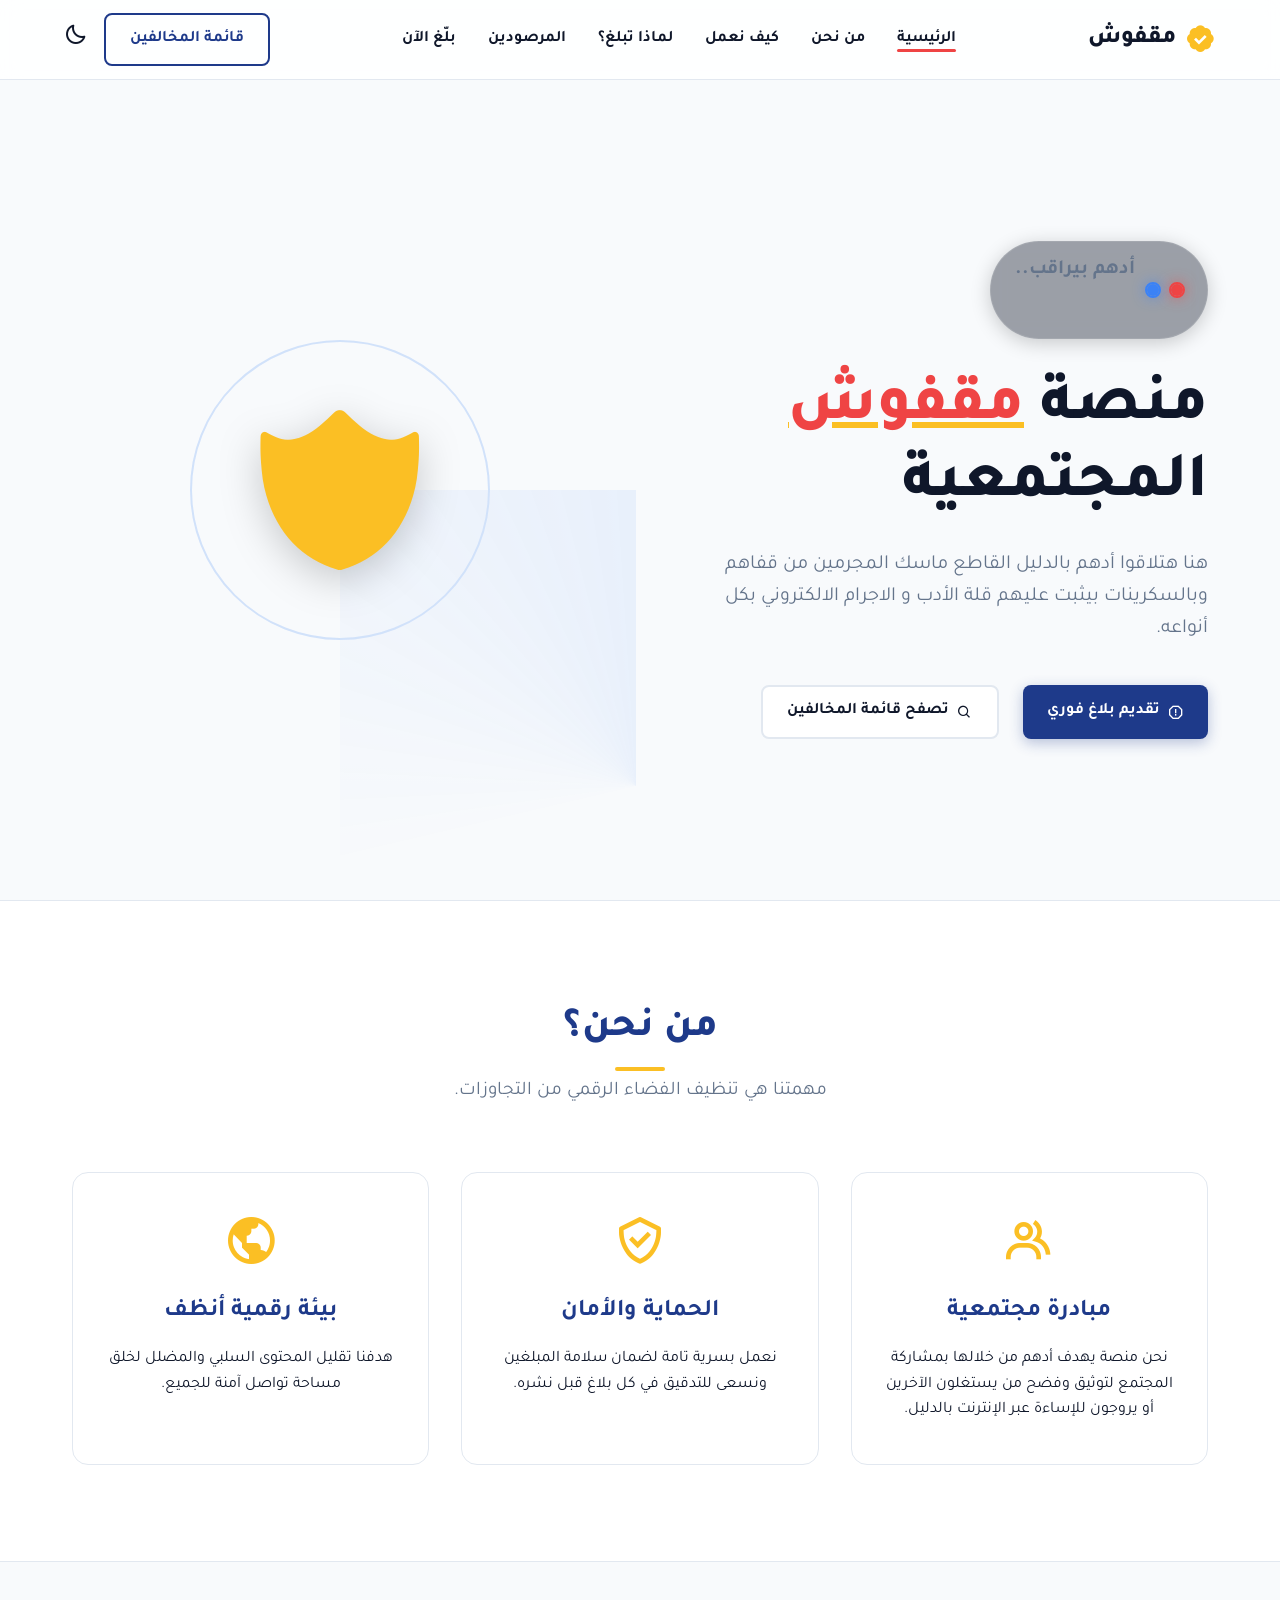
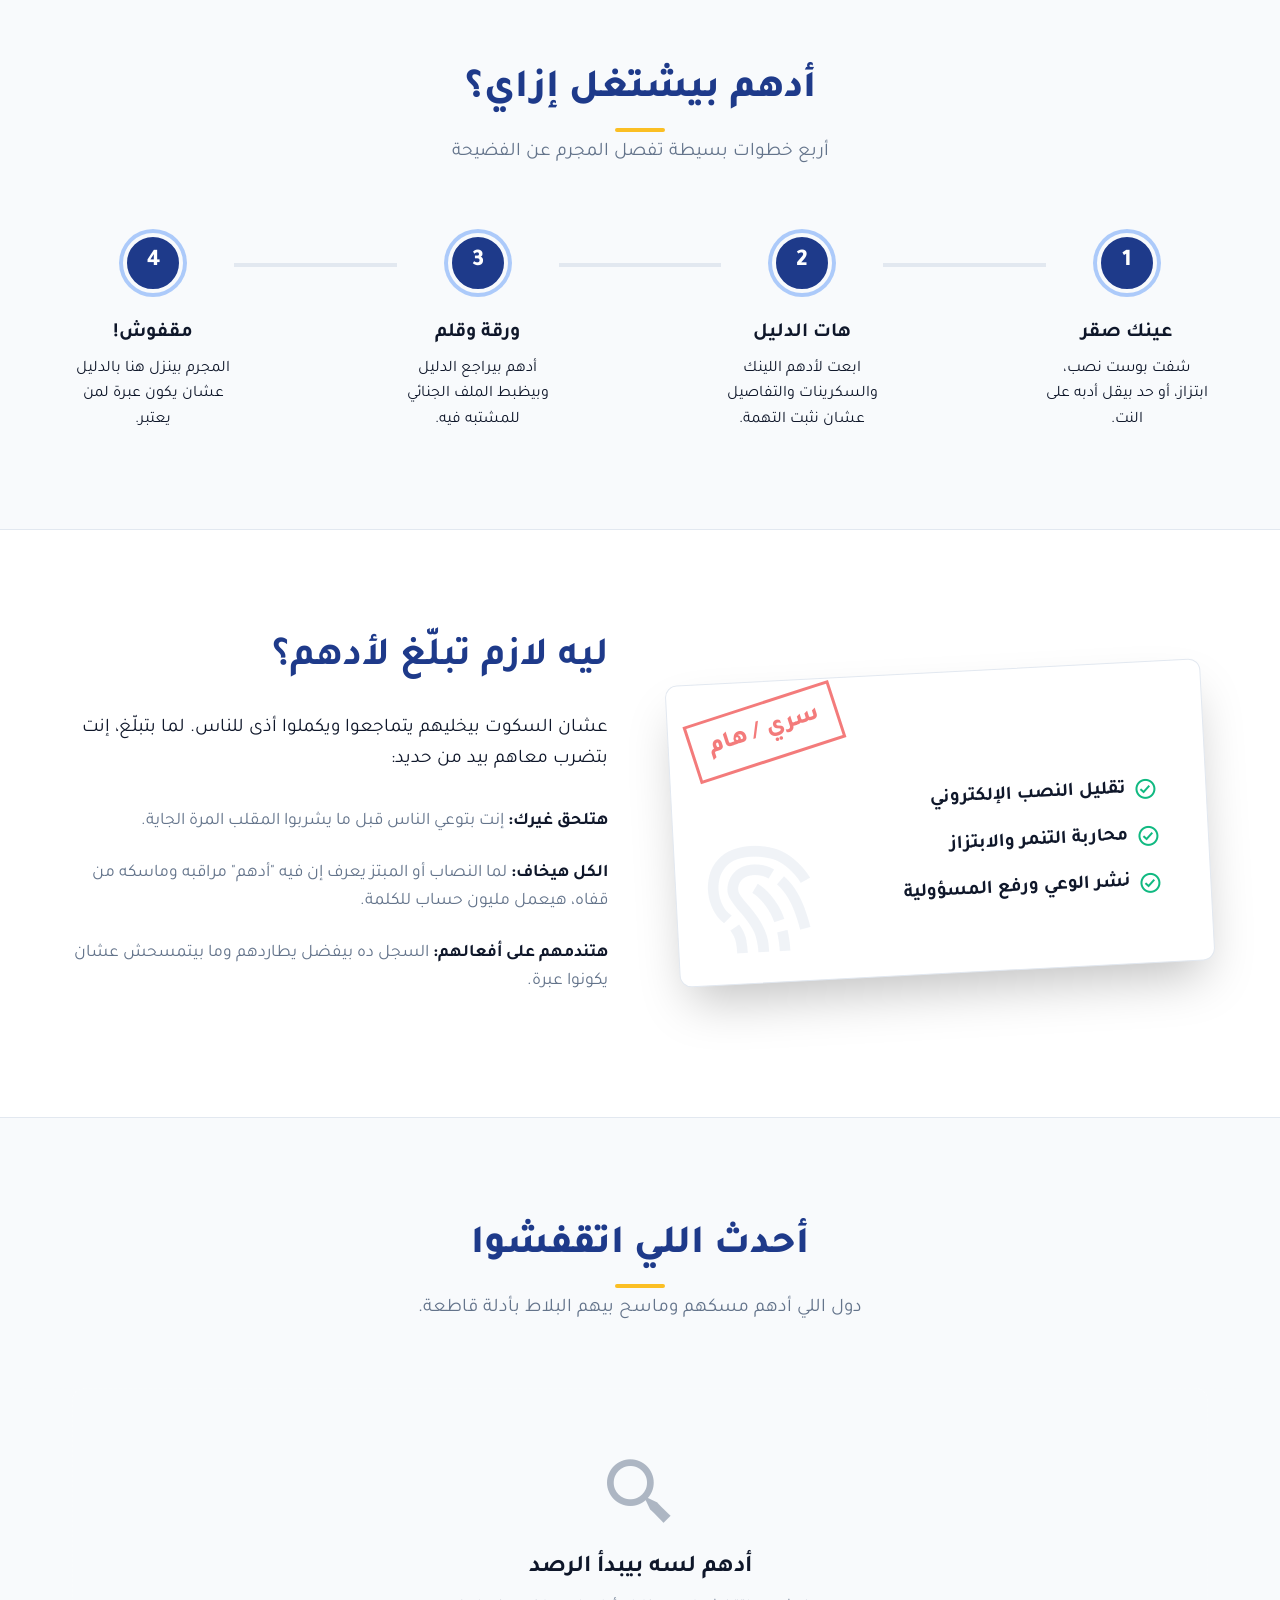
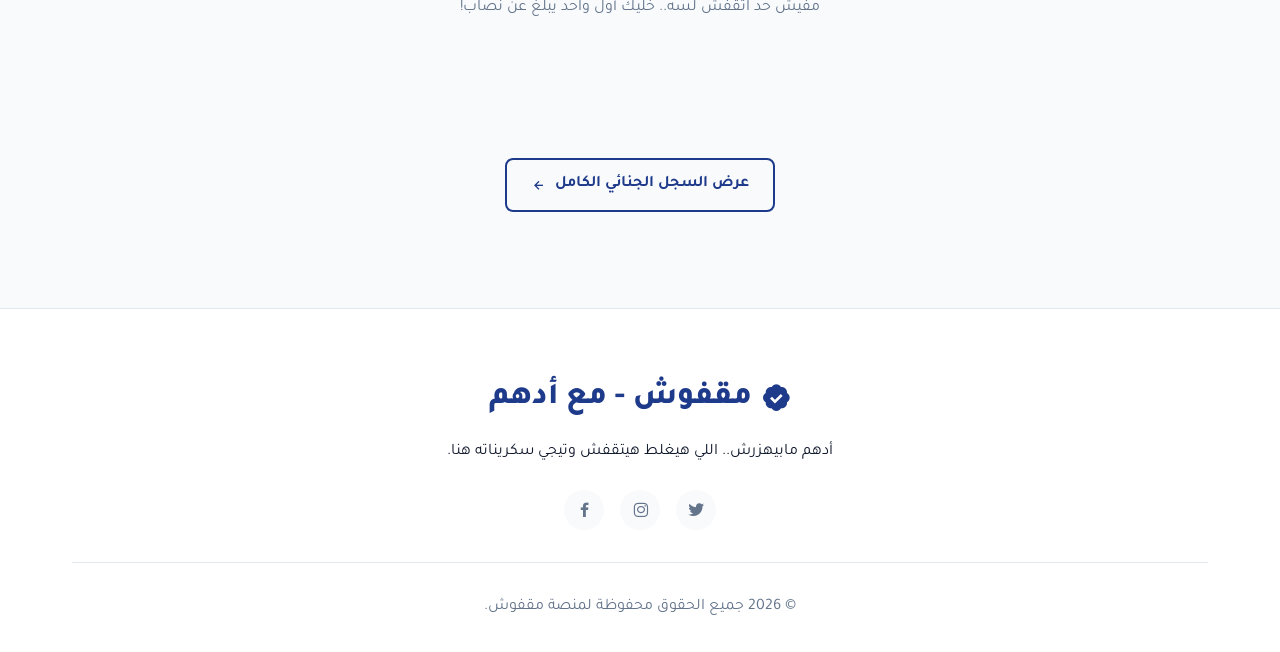
<file: index.html>
<!doctype html>
<html lang="ar" dir="rtl">
  <head>
    <meta charset="UTF-8" />
    <meta name="viewport" content="width=device-width, initial-scale=1.0" />
    <title>مقفوش - عين ساهرة لضبط المخالفين</title>
    <meta
      name="description"
      content="مقفوش هي منصة مجتمعية تهدف إلى فضح السلوكيات الخاطئة على وسائل التواصل الاجتماعي والمساهمة في بناء بيئة رقمية نظيفة."
    />
    <link rel="stylesheet" href="styles.css" />
    <!-- Google Fonts -->
    <link rel="preconnect" href="https://fonts.googleapis.com" />
    <link rel="preconnect" href="https://fonts.gstatic.com" crossorigin />
    <link
      href="https://fonts.googleapis.com/css2?family=Cairo:wght@400;600;800&family=Tajawal:wght@400;500;700;800&display=swap"
      rel="stylesheet"
    />
    <!-- Boxicons for icons -->
    <link
      href="https://unpkg.com/boxicons@2.1.4/css/boxicons.min.css"
      rel="stylesheet"
    />
  </head>
  <body>
    <!-- Navbar -->
    <header class="navbar">
      <div class="logo">
        <i class="bx bxs-badge-check"></i>
        <span>مقفوش</span>
      </div>
      <nav>
        <ul class="nav-links">
          <li><a href="#hero" class="active">الرئيسية</a></li>
          <li><a href="#about">من نحن</a></li>
          <li><a href="#how-it-works">كيف نعمل</a></li>
          <li><a href="#why-report">لماذا تبلغ؟</a></li>
          <li><a href="#recent-busts">المرصودين</a></li>
          <li><a href="#report-now">بلّغ الآن</a></li>
        </ul>
      </nav>
      <div class="nav-actions">
        <a href="busted.html" class="btn btn-outline">قائمة المخالفين</a>
        <button id="theme-toggle" aria-label="Toggle Theme">
          <i class="bx bx-moon"></i>
        </button>
        <div class="hamburger">
          <i class="bx bx-menu"></i>
        </div>
      </div>
    </header>

    <main>
      <!-- Section 1: Hero -->
      <section id="hero" class="hero">
        <div class="container">
          <div class="hero-content">
            <div class="siren-alert">
              <span class="dot red"></span>
              <span class="dot blue"></span>
              <p>أدهم بيراقب..</p>
            </div>
            <h1>منصة <span>مقفوش</span> المجتمعية</h1>
            <p>
              هنا هتلاقوا أدهم بالدليل القاطع ماسك المجرمين من قفاهم وبالسكرينات
              بيثبت عليهم قلة الأدب و الاجرام الالكتروني بكل أنواعه.
            </p>
            <div class="hero-buttons">
              <a href="#report-now" class="btn btn-primary"
                ><i class="bx bx-error-alt"></i> تقديم بلاغ فوري</a
              >
              <a href="busted.html" class="btn btn-secondary"
                ><i class="bx bx-search"></i> تصفح قائمة المخالفين</a
              >
            </div>
          </div>
          <!-- Interactive visual element -->
          <div class="hero-visual">
            <div class="badge-container">
              <div class="radar"></div>
              <i class="bx bxs-shield-alt-2 badge-icon"></i>
            </div>
          </div>
        </div>
      </section>

      <!-- Section 2: About -->
      <section id="about" class="about section-alt">
        <div class="container">
          <div class="section-header">
            <h2>من نحن؟</h2>
            <p>مهمتنا هي تنظيف الفضاء الرقمي من التجاوزات.</p>
          </div>
          <div class="about-grid">
            <div class="about-card">
              <i class="bx bx-group"></i>
              <h3>مبادرة مجتمعية</h3>
              <p>
                نحن منصة يهدف أدهم من خلالها بمشاركة المجتمع لتوثيق وفضح من
                يستغلون الآخرين أو يروجون للإساءة عبر الإنترنت بالدليل.
              </p>
            </div>
            <div class="about-card">
              <i class="bx bx-check-shield"></i>
              <h3>الحماية والأمان</h3>
              <p>
                نعمل بسرية تامة لضمان سلامة المبلغين ونسعى للتدقيق في كل بلاغ
                قبل نشره.
              </p>
            </div>
            <div class="about-card">
              <i class="bx bx-world"></i>
              <h3>بيئة رقمية أنظف</h3>
              <p>
                هدفنا تقليل المحتوى السلبي والمضلل لخلق مساحة تواصل آمنة للجميع.
              </p>
            </div>
          </div>
        </div>
      </section>

      <!-- Section 3: How it Works -->
      <section id="how-it-works" class="how-it-works">
        <div class="container">
          <div class="section-header">
            <h2>أدهم بيشتغل إزاي؟</h2>
            <p>أربع خطوات بسيطة تفصل المجرم عن الفضيحة</p>
          </div>
          <div class="steps-container">
            <div class="step">
              <div class="step-num">1</div>
              <h3>عينك صقر</h3>
              <p>شفت بوست نصب، ابتزاز، أو حد بيقل أدبه على النت.</p>
            </div>
            <div class="step-line"></div>
            <div class="step">
              <div class="step-num">2</div>
              <h3>هات الدليل</h3>
              <p>ابعت لأدهم اللينك والسكرينات والتفاصيل عشان نثبت التهمة.</p>
            </div>
            <div class="step-line"></div>
            <div class="step">
              <div class="step-num">3</div>
              <h3>ورقة وقلم</h3>
              <p>أدهم بيراجع الدليل وبيظبط الملف الجنائي للمشتبه فيه.</p>
            </div>
            <div class="step-line"></div>
            <div class="step">
              <div class="step-num">4</div>
              <h3>مقفوش!</h3>
              <p>المجرم بينزل هنا بالدليل عشان يكون عبرة لمن يعتبر.</p>
            </div>
          </div>
        </div>
      </section>

      <!-- Section 4: Why Report? -->
      <section id="why-report" class="why-report section-alt">
        <div class="container flex-container">
          <div class="why-image">
            <!-- Glassmorphism card mimicking police dossier -->
            <div class="dossier-card">
              <div class="confidential-stamp">سري / هام</div>
              <i class="bx bx-fingerprint fingerprint"></i>
              <ul>
                <li>
                  <i class="bx bx-check-circle"></i> تقليل النصب الإلكتروني
                </li>
                <li>
                  <i class="bx bx-check-circle"></i> محاربة التنمر والابتزاز
                </li>
                <li>
                  <i class="bx bx-check-circle"></i> نشر الوعي ورفع المسؤولية
                </li>
              </ul>
            </div>
          </div>
          <div class="why-content">
            <h2>ليه لازم تبلّغ لأدهم؟</h2>
            <p>
              عشان السكوت بيخليهم يتماجعوا ويكملوا أذى للناس. لما بتبلّغ، إنت
              بتضرب معاهم بيد من حديد:
            </p>
            <ul class="why-list">
              <li>
                <strong>هتلحق غيرك:</strong> إنت بتوعي الناس قبل ما يشربوا
                المقلب المرة الجاية.
              </li>
              <li>
                <strong>الكل هيخاف:</strong> لما النصاب أو المبتز يعرف إن فيه
                "أدهم" مراقبه وماسكه من قفاه، هيعمل مليون حساب للكلمة.
              </li>
              <li>
                <strong>هتندمهم على أفعالهم:</strong> السجل ده بيفضل يطاردهم وما
                بيتمسحش عشان يكونوا عبرة.
              </li>
            </ul>
          </div>
        </div>
      </section>

      <!-- Section 5: Recent Busts -->
      <section id="recent-busts" class="recent-busts">
        <div class="container">
          <div class="section-header">
            <h2>أحدث اللي اتقفشوا</h2>
            <p>دول اللي أدهم مسكهم وماسح بيهم البلاط بأدلة قاطعة.</p>
          </div>
          <div class="busts-grid" id="recent-busts-grid">
            <!-- Will be populated by script.js -->
          </div>
          <div class="center-btn">
            <a href="busted.html" class="btn btn-outline"
              >عرض السجل الجنائي الكامل <i class="bx bx-left-arrow-alt"></i
            ></a>
          </div>
        </div>
      </section>
    </main>

    <footer>
      <div class="container">
        <div class="footer-content">
          <div class="footer-logo">
            <i class="bx bxs-badge-check"></i>
            <span>مقفوش - مع أدهم</span>
          </div>
          <p>أدهم مابيهزرش.. اللي هيغلط هيتقفش وتيجي سكريناته هنا.</p>
          <div class="socials">
            <a href="#"><i class="bx bxl-twitter"></i></a>
            <a href="#"><i class="bx bxl-instagram"></i></a>
            <a href="#"><i class="bx bxl-facebook"></i></a>
          </div>
        </div>
        <div class="copyright">
          <p>&copy; 2026 جميع الحقوق محفوظة لمنصة مقفوش.</p>
        </div>
      </div>
    </footer>

    <!-- Lightbox for Image Amplification -->
    <div id="lightbox" class="lightbox" onclick="closeLightbox(event)">
      <span class="lightbox-close" onclick="closeLightbox(event)">&times;</span>
      <button
        id="lightbox-prev"
        class="lightbox-nav"
        onclick="changeLightboxSlide(-1)"
        style="display: none"
      >
        <i class="bx bx-chevron-right"></i>
      </button>
      <img class="lightbox-content" id="lightbox-img" />
      <button
        id="lightbox-next"
        class="lightbox-nav"
        onclick="changeLightboxSlide(1)"
        style="display: none"
      >
        <i class="bx bx-chevron-left"></i>
      </button>
      <div
        id="lightbox-counter"
        style="
          position: absolute;
          bottom: 20px;
          left: 50%;
          transform: translateX(-50%);
          color: white;
          background: rgba(0, 0, 0, 0.6);
          padding: 5px 15px;
          border-radius: 20px;
          display: none;
          font-weight: bold;
          font-family: inherit;
        "
      ></div>
    </div>

    <script src="script.js"></script>
  </body>
</html>
</file>
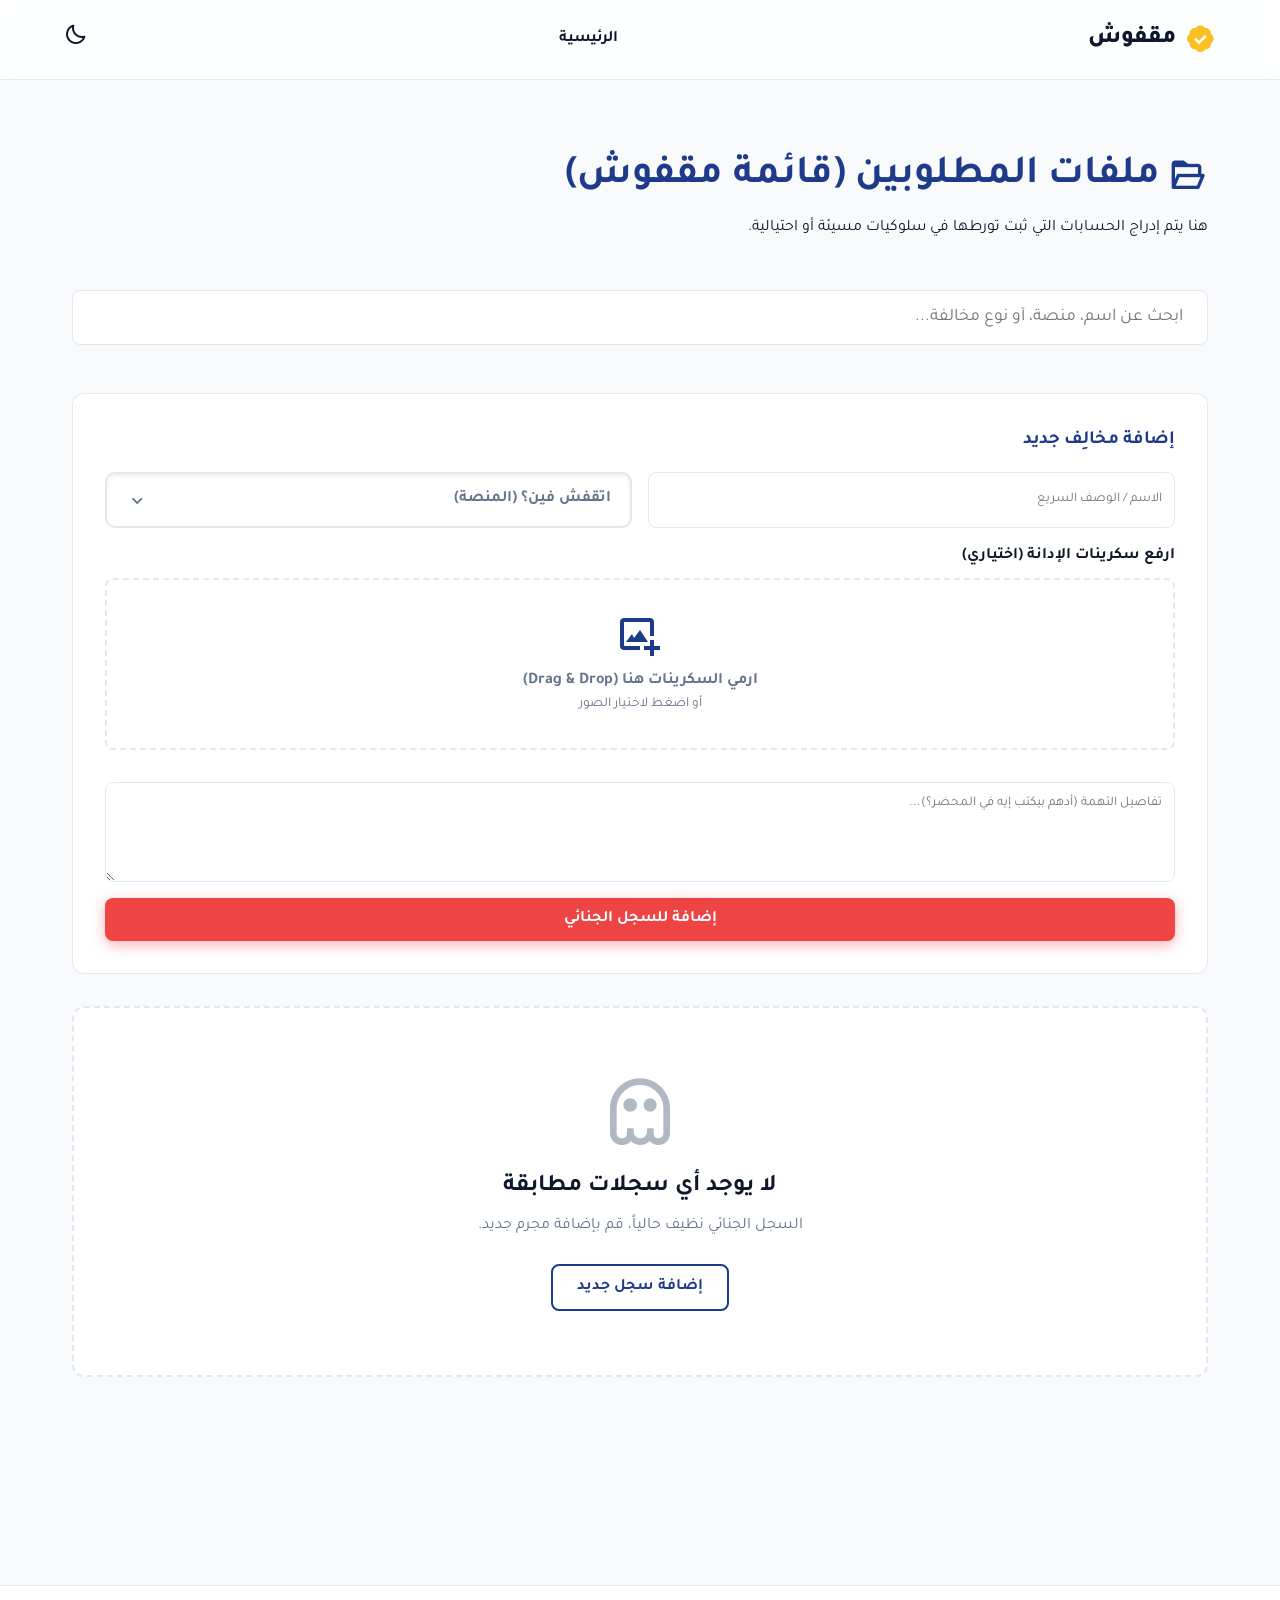
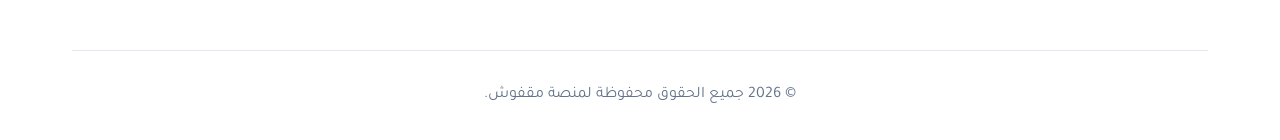
<file: busted.html>
<!doctype html>
<html lang="ar" dir="rtl">
  <head>
    <meta charset="UTF-8" />
    <meta name="viewport" content="width=device-width, initial-scale=1.0" />
    <title>السجل الجنائي الرقمي - مقفوش</title>
    <meta
      name="description"
      content="السجل الجنائي الرقمي للمخالفين على شبكات التواصل الاجتماعي - منصة مقفوش"
    />
    <link rel="stylesheet" href="styles.css" />
    <!-- Google Fonts -->
    <link rel="preconnect" href="https://fonts.googleapis.com" />
    <link rel="preconnect" href="https://fonts.gstatic.com" crossorigin />
    <link
      href="https://fonts.googleapis.com/css2?family=Cairo:wght@400;600;800&family=Tajawal:wght@400;500;700;800&display=swap"
      rel="stylesheet"
    />
    <!-- Boxicons -->
    <link
      href="https://unpkg.com/boxicons@2.1.4/css/boxicons.min.css"
      rel="stylesheet"
    />
  </head>
  <body>
    <!-- Navbar -->
    <header class="navbar">
      <div class="logo">
        <a
          href="index.html"
          style="
            text-decoration: none;
            color: inherit;
            display: flex;
            align-items: center;
            gap: 0.5rem;
          "
        >
          <i class="bx bxs-badge-check"></i>
          <span>مقفوش</span>
        </a>
      </div>
      <nav>
        <ul class="nav-links">
          <li><a href="index.html">الرئيسية</a></li>
        </ul>
      </nav>
      <div class="nav-actions">
        <button id="theme-toggle" aria-label="Toggle Theme">
          <i class="bx bx-moon"></i>
        </button>
      </div>
    </header>

    <main class="page-padding">
      <section class="busted-database">
        <div class="container">
          <div class="database-header">
            <h1>
              <i class="bx bx-folder-open"></i> ملفات المطلوبين (قائمة مقفوش)
            </h1>
            <p>
              هنا يتم إدراج الحسابات التي ثبت تورطها في سلوكيات مسيئة أو
              احتيالية.
            </p>
          </div>

          <div class="search-bar">
            <input
              type="text"
              id="search-input"
              placeholder="ابحث عن اسم، منصة، أو نوع مخالفة..."
            />
          </div>

          <!-- Add New Record Form (Visible for editing) -->
          <div
            class="add-record-container"
            style="
              background: var(--card-bg);
              padding: 2rem;
              border-radius: 12px;
              margin-bottom: 2rem;
              border: 1px solid var(--border-color);
            "
          >
            <h3 style="margin-bottom: 1rem; color: var(--primary)">
              إضافة مخالِف جديد
            </h3>
            <form
              id="add-busted-form"
              style="display: grid; gap: 1rem; grid-template-columns: 1fr 1fr"
            >
              <input
                type="text"
                id="busted-name"
                placeholder="الاسم / الوصف السريع"
                required
                style="
                  padding: 0.75rem;
                  border: 1px solid var(--border-color);
                  border-radius: 8px;
                  background: var(--bg-alt);
                  color: var(--text-main);
                "
              />
              <!-- Hidden native select for form submission -->
              <select id="busted-platform" required style="display: none">
                <option value="" disabled selected>اتقفش فين؟ (المنصة)</option>
                <option value="Facebook|facebook">Facebook</option>
                <option value="Instagram|instagram">Instagram</option>
                <option value="LinkedIn|linkedin">LinkedIn</option>
                <option value="Haram Blur|haram">Haram Blur (حرام بلير)</option>
                <option value="Almdrasa|almdrasa">Almdrasa (المدرسة)</option>
              </select>
              <!-- Custom styled dropdown -->
              <div class="custom-select" id="custom-platform-select">
                <div class="custom-select__trigger">
                  <span class="custom-select__text">اتقفش فين؟ (المنصة)</span>
                  <i class="bx bx-chevron-down custom-select__arrow"></i>
                </div>
                <div class="custom-select__options">
                  <div
                    class="custom-select__option"
                    data-value="Facebook|facebook"
                  >
                    <i
                      class="bx bxl-facebook-circle"
                      style="color: #1877f2"
                    ></i>
                    <span>Facebook</span>
                  </div>
                  <div
                    class="custom-select__option"
                    data-value="Instagram|instagram"
                  >
                    <i class="bx bxl-instagram-alt" style="color: #e1306c"></i>
                    <span>Instagram</span>
                  </div>
                  <div
                    class="custom-select__option"
                    data-value="LinkedIn|linkedin"
                  >
                    <i
                      class="bx bxl-linkedin-square"
                      style="color: #0a66c2"
                    ></i>
                    <span>LinkedIn</span>
                  </div>
                  <div
                    class="custom-select__option"
                    data-value="Haram Blur|haram"
                  >
                    <i class="bx bx-video" style="color: #fbbf24"></i>
                    <span>Haram Blur (هرم بلير)</span>
                  </div>
                  <div
                    class="custom-select__option"
                    data-value="Almdrasa|almdrasa"
                  >
                    <i class="bx bx-book-reader" style="color: #10b981"></i>
                    <span>Almdrasa (المدرسة)</span>
                  </div>
                </div>
              </div>
              <div class="file-upload-wrapper" style="grid-column: span 2">
                <label
                  style="
                    display: block;
                    margin-bottom: 0.5rem;
                    font-weight: 600;
                  "
                  >ارفع سكرينات الإدانة (اختياري)</label
                >
                <div
                  id="dropzone"
                  class="dropzone"
                  style="
                    width: 100%;
                    padding: 2rem;
                    text-align: center;
                    border: 2px dashed var(--border-color);
                    border-radius: 8px;
                    background: var(--bg-alt);
                    color: var(--text-muted);
                    cursor: pointer;
                    transition: var(--transition);
                  "
                >
                  <i
                    class="bx bx-image-add"
                    style="
                      font-size: 3rem;
                      margin-bottom: 0.5rem;
                      color: var(--primary);
                    "
                  ></i>
                  <p style="margin: 0; font-weight: 600">
                    ارمي السكرينات هنا (Drag & Drop)
                  </p>
                  <p style="margin: 0; font-size: 0.85rem">
                    أو اضغط لاختيار الصور
                  </p>
                  <input
                    type="file"
                    id="busted-image"
                    accept="image/*"
                    multiple
                    style="display: none"
                  />
                </div>
                <div
                  id="image-preview-container"
                  style="
                    display: flex;
                    gap: 0.5rem;
                    flex-wrap: wrap;
                    margin-top: 1rem;
                  "
                ></div>
              </div>
              <textarea
                id="busted-desc"
                placeholder="تفاصيل التهمة (أدهم بيكتب إيه في المحضر؟)..."
                required
                style="
                  grid-column: span 2;
                  padding: 0.75rem;
                  border: 1px solid var(--border-color);
                  border-radius: 8px;
                  background: var(--bg-alt);
                  color: var(--text-main);
                  min-height: 100px;
                  resize: vertical;
                "
              ></textarea>
              <button
                type="submit"
                class="btn btn-danger"
                style="grid-column: span 2"
              >
                إضافة للسجل الجنائي
              </button>
            </form>
          </div>

          <div class="busts-grid" id="full-busted-list">
            <!-- JS will populate or we can put static ones for now -->
          </div>
        </div>
      </section>
    </main>

    <footer>
      <div class="container">
        <div class="copyright">
          <p>&copy; 2026 جميع الحقوق محفوظة لمنصة مقفوش.</p>
        </div>
      </div>
    </footer>

    <!-- Lightbox for Image Amplification -->
    <div id="lightbox" class="lightbox" onclick="closeLightbox(event)">
      <span class="lightbox-close" onclick="closeLightbox(event)">&times;</span>
      <button
        id="lightbox-prev"
        class="lightbox-nav"
        onclick="changeLightboxSlide(-1)"
        style="display: none"
      >
        <i class="bx bx-chevron-right"></i>
      </button>
      <img class="lightbox-content" id="lightbox-img" />
      <button
        id="lightbox-next"
        class="lightbox-nav"
        onclick="changeLightboxSlide(1)"
        style="display: none"
      >
        <i class="bx bx-chevron-left"></i>
      </button>
      <div
        id="lightbox-counter"
        style="
          position: absolute;
          bottom: 20px;
          left: 50%;
          transform: translateX(-50%);
          color: white;
          background: rgba(0, 0, 0, 0.6);
          padding: 5px 15px;
          border-radius: 20px;
          display: none;
          font-weight: bold;
          font-family: inherit;
        "
      ></div>
    </div>

    <script src="script.js"></script>
  </body>
</html>
</file>
<file: styles.css>
/* Custom Properties (Variables) */
:root {
    /* Light Mode (Default) */
    --bg-color: #f8fafc;
    --bg-alt: #ffffff;
    --text-main: #0f172a;
    --text-muted: #64748b;
    
    /* Police/Siren Colors */
    --primary: #1e3a8a; /* Deep Navy */
    --primary-hover: #172554;
    --accent-red: #ef4444;
    --accent-red-glow: rgba(239, 68, 68, 0.4);
    --accent-blue: #3b82f6;
    --accent-blue-glow: rgba(59, 130, 246, 0.4);
    --badge-gold: #fbbf24;
    
    --border-color: #e2e8f0;
    --card-bg: #ffffff;
    --nav-bg: rgba(255, 255, 255, 0.85);

    /* Transitions */
    --transition: all 0.3s cubic-bezier(0.4, 0, 0.2, 1);
}

/* Dark Mode */
[data-theme="dark"] {
    --bg-color: #020617; /* Very Dark Blue */
    --bg-alt: #0f172a;
    --text-main: #f8fafc;
    --text-muted: #94a3b8;
    
    --primary: #3b82f6;
    --primary-hover: #60a5fa;
    --accent-red: #ef4444;
    --accent-blue: #0ea5e9;
    
    --border-color: #1e293b;
    --card-bg: #1e293b;
    --nav-bg: rgba(2, 6, 23, 0.85);
}

/* Global Reset & Base Styles */
* {
    margin: 0;
    padding: 0;
    box-sizing: border-box;
}

input, select, textarea, button {
    font-family: inherit;
}

html {
    scroll-behavior: smooth;
    font-family: 'Tajawal', 'Cairo', sans-serif;
}

body {
    background-color: var(--bg-color);
    color: var(--text-main);
    line-height: 1.6;
    transition: var(--transition);
}

a {
    text-decoration: none;
    color: inherit;
}

ul {
    list-style: none;
}

.container {
    max-width: 1200px;
    margin: 0 auto;
    padding: 0 2rem;
}

/* Button Styles */
.btn {
    display: inline-flex;
    align-items: center;
    justify-content: center;
    gap: 0.5rem;
    padding: 0.75rem 1.5rem;
    border-radius: 8px;
    font-weight: 700;
    font-size: 1rem;
    cursor: pointer;
    transition: var(--transition);
    border: none;
    font-family: inherit;
}

.btn-primary {
    background-color: var(--primary);
    color: #ffffff;
    box-shadow: 0 4px 14px rgba(30, 58, 138, 0.3);
}

.btn-primary:hover {
    background-color: var(--primary-hover);
    transform: translateY(-2px);
}

.btn-secondary {
    background-color: var(--bg-alt);
    color: var(--text-main);
    border: 2px solid var(--border-color);
}

.btn-secondary:hover {
    border-color: var(--primary);
    color: var(--primary);
}

.btn-danger {
    background-color: var(--accent-red);
    color: #ffffff;
    box-shadow: 0 4px 14px var(--accent-red-glow);
}

.btn-danger:hover {
    background-color: #dc2626;
    transform: translateY(-2px);
}

.btn-outline {
    background: transparent;
    color: var(--primary);
    border: 2px solid var(--primary);
}

.btn-outline:hover {
    background: var(--primary);
    color: #ffffff;
}

.btn-block {
    width: 100%;
}

/* Navbar */
.navbar {
    position: fixed;
    top: 0;
    left: 0;
    width: 100%;
    height: 80px;
    display: flex;
    align-items: center;
    justify-content: space-between;
    padding: 0 5%;
    background: var(--nav-bg);
    backdrop-filter: blur(10px);
    -webkit-backdrop-filter: blur(10px);
    border-bottom: 1px solid var(--border-color);
    z-index: 1000;
    transition: var(--transition);
}

.logo {
    display: flex;
    align-items: center;
    gap: 0.5rem;
    font-size: 1.5rem;
    font-weight: 800;
    color: var(--text-main);
}

.logo i {
    color: var(--badge-gold);
    font-size: 2rem;
}

.nav-links {
    display: flex;
    gap: 2rem;
}

.nav-links li a {
    font-weight: 600;
    position: relative;
    padding-bottom: 5px;
}

.nav-links li a::after {
    content: '';
    position: absolute;
    bottom: 0;
    right: 0;
    width: 0;
    height: 3px;
    background: var(--accent-red);
    transition: var(--transition);
    border-radius: 2px;
}

.nav-links li a:hover::after, .nav-links li a.active::after {
    width: 100%;
}

.nav-actions {
    display: flex;
    align-items: center;
    gap: 1rem;
}

#theme-toggle {
    background: transparent;
    border: none;
    color: var(--text-main);
    font-size: 1.5rem;
    cursor: pointer;
    transition: var(--transition);
}

#theme-toggle:hover {
    color: var(--primary);
}

.hamburger {
    display: none;
    font-size: 2rem;
    cursor: pointer;
}

/* Sections */
main {
    padding-top: 80px;
}

section {
    padding: 6rem 0;
}

.section-alt {
    background-color: var(--bg-alt);
    border-top: 1px solid var(--border-color);
    border-bottom: 1px solid var(--border-color);
}

.section-header {
    text-align: center;
    margin-bottom: 4rem;
}

.section-header h2 {
    font-size: 2.5rem;
    font-weight: 800;
    color: var(--primary);
    margin-bottom: 1rem;
    position: relative;
    display: inline-block;
}

.section-header h2::after {
    content: '';
    position: absolute;
    bottom: -10px;
    left: 50%;
    transform: translateX(-50%);
    width: 50px;
    height: 4px;
    background: var(--badge-gold);
    border-radius: 2px;
}

.section-header p {
    color: var(--text-muted);
    font-size: 1.2rem;
}

/* 1. Hero Section */
.hero {
    min-height: calc(100vh - 80px);
    display: flex;
    align-items: center;
    position: relative;
    overflow: hidden;
}

.hero .container {
    display: grid;
    grid-template-columns: 1fr 1fr;
    gap: 4rem;
    align-items: center;
}

.siren-alert {
    display: inline-flex;
    align-items: center;
    gap: 0.75rem;
    background: rgba(15, 23, 42, 0.4); /* Darker glass bg */
    border: 1px solid rgba(255, 255, 255, 0.1);
    padding: 0.75rem 1.5rem;
    border-radius: 50px;
    font-weight: 700;
    font-size: 1.1rem;
    margin-bottom: 2rem;
    backdrop-filter: blur(8px);
    -webkit-backdrop-filter: blur(8px);
    box-shadow: 0 4px 20px rgba(0, 0, 0, 0.2);
    position: relative;
    overflow: hidden;
}

[data-theme="light"] .siren-alert {
    background: rgba(255, 255, 255, 0.8);
    border: 1px solid rgba(0, 0, 0, 0.1);
    box-shadow: 0 4px 20px rgba(0, 0, 0, 0.05);
}

.siren-alert::after {
    content: '';
    position: absolute;
    top: 0; left: -100%;
    width: 50%; height: 100%;
    background: linear-gradient(to right, transparent, rgba(255,255,255,0.1), transparent);
    transform: skewX(-20deg);
    animation: shine 4s infinite;
}

@keyframes shine {
    0% { left: -100%; }
    20% { left: 200%; }
    100% { left: 200%; }
}

.dot {
    width: 12px;
    height: 12px;
    border-radius: 50%;
    display: inline-block;
    position: relative;
}

.dot::before {
    content: '';
    position: absolute;
    top: -2px; left: -2px; right: -2px; bottom: -2px;
    border-radius: 50%;
    animation: ripple 1s infinite;
}

.dot.red {
    background: var(--accent-red);
    box-shadow: 0 0 15px var(--accent-red);
    animation: alertPulseRed 0.8s infinite alternate;
}
.dot.red::before {
    border: 2px solid var(--accent-red);
}

.dot.blue {
    background: var(--accent-blue);
    box-shadow: 0 0 15px var(--accent-blue);
    animation: alertPulseBlue 0.8s infinite alternate-reverse;
}
.dot.blue::before {
    border: 2px solid var(--accent-blue);
    animation-delay: 0.4s;
}

@keyframes alertPulseRed {
    from { opacity: 0.3; transform: scale(0.9); box-shadow: 0 0 5px var(--accent-red-glow); }
    to { opacity: 1; transform: scale(1.1); box-shadow: 0 0 25px var(--accent-red); }
}

@keyframes alertPulseBlue {
    from { opacity: 0.3; transform: scale(0.9); box-shadow: 0 0 5px var(--accent-blue-glow); }
    to { opacity: 1; transform: scale(1.1); box-shadow: 0 0 25px var(--accent-blue); }
}

@keyframes ripple {
    0% { transform: scale(1); opacity: 1; }
    100% { transform: scale(2.5); opacity: 0; }
}

@keyframes pulseBlue {
    from { opacity: 0.4; box-shadow: 0 0 5px var(--accent-blue-glow); }
    to { opacity: 1; box-shadow: 0 0 15px var(--accent-blue); }
}

.hero h1 {
    font-size: 4rem;
    font-weight: 800;
    line-height: 1.2;
    margin-bottom: 1.5rem;
}

.hero h1 span {
    color: var(--accent-red);
    text-decoration: underline;
    text-decoration-color: var(--badge-gold);
}

.hero p {
    font-size: 1.25rem;
    color: var(--text-muted);
    margin-bottom: 2.5rem;
}

.hero-buttons {
    display: flex;
    gap: 1.5rem;
}

.hero-visual {
    position: relative;
    display: flex;
    justify-content: center;
    align-items: center;
}

.badge-container {
    position: relative;
    width: 300px;
    height: 300px;
    display: flex;
    justify-content: center;
    align-items: center;
}

.badge-icon {
    font-size: 12rem;
    color: var(--badge-gold);
    z-index: 2;
    filter: drop-shadow(0 10px 20px rgba(0,0,0,0.2));
}

.radar {
    position: absolute;
    width: 100%;
    height: 100%;
    border-radius: 50%;
    border: 2px solid var(--accent-blue);
    animation: radarSweep 3s linear infinite;
    opacity: 0.2;
}

.radar::before {
    content: '';
    position: absolute;
    top: 50%;
    left: 50%;
    width: 200%;
    height: 200%;
    background: conic-gradient(from 0deg, transparent 70%, rgba(59, 130, 246, 0.4) 100%);
    transform-origin: 0 0;
    animation: spin 3s linear infinite;
}

@keyframes spin {
    100% { transform: rotate(360deg); }
}

/* 2. About Section */
.about-grid {
    display: grid;
    grid-template-columns: repeat(3, 1fr);
    gap: 2rem;
}

.about-card {
    background: var(--card-bg);
    padding: 2.5rem 2rem;
    border-radius: 16px;
    border: 1px solid var(--border-color);
    text-align: center;
    transition: var(--transition);
}

.about-card:hover {
    transform: translateY(-10px);
    box-shadow: 0 20px 25px -5px rgba(0, 0, 0, 0.1);
    border-color: var(--primary);
}

.about-card i {
    font-size: 3.5rem;
    color: var(--badge-gold);
    margin-bottom: 1.5rem;
}

.about-card h3 {
    font-size: 1.5rem;
    margin-bottom: 1rem;
    color: var(--primary);
}

/* 3. How It Works */
.steps-container {
    display: flex;
    justify-content: space-between;
    align-items: flex-start;
    position: relative;
}

.step {
    flex: 1;
    text-align: center;
    position: relative;
    z-index: 2;
}

.step-num {
    width: 60px;
    height: 60px;
    background: var(--primary);
    color: white;
    border-radius: 50%;
    display: flex;
    align-items: center;
    justify-content: center;
    font-size: 1.5rem;
    font-weight: 800;
    margin: 0 auto 1.5rem;
    border: 4px solid var(--bg-color);
    box-shadow: 0 0 0 4px var(--accent-blue-glow);
}

.step h3 {
    font-size: 1.25rem;
    margin-bottom: 0.5rem;
}

.step-line {
    flex: 1;
    height: 4px;
    background: var(--border-color);
    margin-top: 30px;
    position: relative;
    z-index: 1;
}

/* 4. Why Report */
.flex-container {
    display: flex;
    align-items: center;
    gap: 4rem;
}

.why-image, .why-content {
    flex: 1;
}

.dossier-card {
    background: var(--card-bg);
    border: 1px solid var(--border-color);
    border-radius: 12px;
    padding: 3rem;
    position: relative;
    box-shadow: 0 25px 50px -12px rgba(0, 0, 0, 0.25);
    transform: rotate(-3deg);
    transition: var(--transition);
}

.dossier-card:hover {
    transform: rotate(0);
}

.confidential-stamp {
    position: absolute;
    top: 20px;
    left: 20px;
    color: var(--accent-red);
    border: 3px solid var(--accent-red);
    padding: 0.5rem 1rem;
    font-weight: 800;
    font-size: 1.5rem;
    transform: rotate(-15deg);
    opacity: 0.7;
}

.fingerprint {
    font-size: 8rem;
    color: var(--border-color);
    position: absolute;
    bottom: 20px;
    left: 20px;
    opacity: 0.5;
}

.dossier-card ul {
    margin-top: 4rem;
    position: relative;
    z-index: 2;
}

.dossier-card li {
    font-size: 1.2rem;
    font-weight: 700;
    margin-bottom: 1rem;
    display: flex;
    align-items: center;
    gap: 0.5rem;
}

.dossier-card li i {
    color: #10b981;
    font-size: 1.5rem;
}

.why-content h2 {
    font-size: 2.5rem;
    color: var(--primary);
    margin-bottom: 1.5rem;
}

.why-content p {
    font-size: 1.2rem;
    margin-bottom: 2rem;
}

.why-list li {
    margin-bottom: 1.5rem;
    font-size: 1.1rem;
    color: var(--text-muted);
}

.why-list strong {
    color: var(--text-main);
}

/* 5. Recent Busts */
.busts-grid {
    display: grid;
    grid-template-columns: repeat(2, 1fr);
    gap: 2rem;
    margin-bottom: 3rem;
}

.bust-card {
    background: var(--card-bg);
    border: 1px solid var(--border-color);
    border-radius: 16px;
    overflow: hidden;
    position: relative;
    box-shadow: 0 10px 15px -3px rgba(0,0,0,0.1), 0 4px 6px -2px rgba(0,0,0,0.05);
    transition: var(--transition);
}

.bust-card:hover {
    transform: translateY(-8px);
    box-shadow: 0 25px 50px -12px rgba(0,0,0,0.25);
    border-color: var(--primary);
}

.caution-tape-bg::before {
    content: '';
    position: absolute;
    top: 0;
    left: 0;
    width: 100%;
    height: 8px;
    background: repeating-linear-gradient(
        45deg,
        var(--badge-gold),
        var(--badge-gold) 10px,
        #000 10px,
        #000 20px
    );
}

.mugshot {
    background: var(--border-color);
    height: 200px;
    display: flex;
    justify-content: center;
    align-items: center;
    position: relative;
    overflow: hidden;
}

.mugshot i {
    font-size: 6rem;
    color: var(--text-muted);
    opacity: 0.5;
}

.busted-stamp {
    position: absolute;
    bottom: 20px;
    right: 20px;
    background: rgba(239, 68, 68, 0.9);
    color: white;
    padding: 0.25rem 1rem;
    font-weight: 800;
    border-radius: 4px;
    border: 2px dashed white;
    transform: rotate(10deg);
}

.bust-info {
    padding: 1.5rem;
}

.bust-info h3 {
    font-size: 1.25rem;
    margin-bottom: 0.5rem;
}

.platform {
    display: inline-block;
    padding: 0.25rem 0.75rem;
    border-radius: 50px;
    font-size: 0.8rem;
    font-weight: 700;
    margin-bottom: 1rem;
    color: #fff;
}

.platform.tiktok { background: #000; }
.platform.instagram { background: #e1306c; }
.platform.x { background: #1da1f2; }
.platform.facebook { background: #1877f2; }
.platform.snapchat { background: #fffc00; color: #000; }

.center-btn {
    text-align: center;
}

/* 6. Report Now */
.report-box {
    max-width: 800px;
    margin: 0 auto;
    background: var(--card-bg);
    border: 1px solid var(--border-color);
    border-radius: 16px;
    padding: 3rem;
    box-shadow: 0 20px 25px -5px rgba(0, 0, 0, 0.1);
    position: relative;
}

.report-box::before {
    content: '';
    position: absolute;
    top: 0;
    right: 0;
    width: 100%;
    height: 100%;
    border-radius: 16px;
    box-shadow: inset 0 0 0 4px var(--accent-red-glow);
    pointer-events: none;
}

.report-header {
    text-align: center;
    margin-bottom: 2rem;
}

.report-header h2 {
    font-size: 2rem;
    color: var(--accent-red);
}

.form-group {
    margin-bottom: 1.5rem;
}

.form-group label {
    display: block;
    margin-bottom: 0.5rem;
    font-weight: 700;
}

.form-group input, 
.form-group select, 
.form-group textarea {
    width: 100%;
    padding: 1rem;
    border: 1px solid var(--border-color);
    border-radius: 8px;
    background: var(--bg-alt);
    color: var(--text-main);
    font-family: inherit;
    font-size: 1rem;
    transition: var(--transition);
}

.form-group input:focus, 
.form-group select:focus, 
.form-group textarea:focus {
    outline: none;
    border-color: var(--accent-red);
    box-shadow: 0 0 0 3px var(--accent-red-glow);
}

/* Footer */
footer {
    background: var(--bg-alt);
    border-top: 1px solid var(--border-color);
    padding: 4rem 0 2rem;
}

.footer-content {
    display: flex;
    flex-direction: column;
    align-items: center;
    text-align: center;
    margin-bottom: 2rem;
}

.footer-logo {
    display: flex;
    align-items: center;
    gap: 0.5rem;
    font-size: 2rem;
    font-weight: 800;
    color: var(--primary);
    margin-bottom: 1rem;
}

.socials {
    display: flex;
    gap: 1rem;
    margin-top: 1.5rem;
}

.socials a {
    width: 40px;
    height: 40px;
    background: var(--bg-color);
    border-radius: 50%;
    display: flex;
    justify-content: center;
    align-items: center;
    font-size: 1.2rem;
    color: var(--text-muted);
    transition: var(--transition);
}

.socials a:hover {
    background: var(--primary);
    color: #fff;
}

.copyright {
    text-align: center;
    padding-top: 2rem;
    border-top: 1px solid var(--border-color);
    color: var(--text-muted);
}

/* Busted Page specifics */
.page-padding {
    padding-bottom: 4rem;
}
.busted-database {
    padding-top: 4rem;
}
.database-header {
    margin-bottom: 3rem;
}
.database-header h1 {
    font-size: 2.5rem;
    color: var(--primary);
    margin-bottom: 0.5rem;
    display: flex;
    align-items: center;
    gap: 0.5rem;
}

.search-bar {
    display: flex;
    gap: 1rem;
    margin-bottom: 3rem;
}

.search-bar input {
    flex: 1;
    padding: 1rem 1.5rem;
    border: 1px solid var(--border-color);
    border-radius: 8px;
    font-size: 1.1rem;
    font-family: inherit;
    background: var(--bg-alt);
    color: var(--text-main);
}
.search-bar input:focus {
    outline: none;
    border-color: var(--primary);
}

/* Responsive */
@media (max-width: 992px) {
    .hero .container {
        grid-template-columns: 1fr;
        text-align: center;
    }
    .hero-buttons {
        justify-content: center;
    }
    .hero-visual {
        margin-top: 2rem;
    }
    .about-grid {
        grid-template-columns: 1fr;
    }
    .busts-grid {
        grid-template-columns: 1fr;
    }
    .flex-container {
        flex-direction: column;
    }
    .steps-container {
        flex-direction: column;
        align-items: center;
        gap: 2rem;
    }
    .step-line {
        display: none;
    }
}

@media (max-width: 768px) {
    .nav-links {
        display: none;
        flex-direction: column;
        position: absolute;
        top: 80px;
        left: 0;
        width: 100%;
        background: var(--nav-bg);
        backdrop-filter: blur(10px);
        -webkit-backdrop-filter: blur(10px);
        padding: 2rem 5%;
        border-bottom: 1px solid var(--border-color);
        box-shadow: 0 10px 15px -3px rgba(0, 0, 0, 0.1);
    }
    .nav-links.active {
        display: flex;
    }
    .hamburger {
        display: block;
    }
    .hero h1 {
        font-size: 2.5rem;
    }
    .nav-actions .btn {
        display: none;
    }
}

/* Empty State */
.empty-state {
    grid-column: 1 / -1;
    text-align: center;
    padding: 4rem 2rem;
    background: var(--card-bg);
    border: 2px dashed var(--border-color);
    border-radius: 12px;
}

.empty-state i {
    font-size: 5rem;
    color: var(--text-muted);
    margin-bottom: 1rem;
    opacity: 0.5;
}

.empty-state h3 {
    font-size: 1.5rem;
    margin-bottom: 0.5rem;
    color: var(--text-main);
}

.empty-state p {
    color: var(--text-muted);
    margin-bottom: 1.5rem;
}

/* Card Actions */
.card-actions-container {
    position: relative;
    padding-top: 1.5rem; /* space for absolute buttons */
}

.card-actions {
    position: absolute;
    top: -1rem;
    right: 1rem;
    display: flex;
    gap: 0.5rem;
    opacity: 0;
    visibility: hidden;
    transform: translateY(-5px);
    transition: var(--transition);
}

body.admin-mode .bust-card:hover .card-actions,
body.admin-mode .bust-card.is-editing .card-actions,
body.admin-mode .card-actions-container:hover .card-actions {
    opacity: 1;
    visibility: visible;
    transform: translateY(0);
}

.action-btn {
    width: 35px;
    height: 35px;
    border-radius: 50%;
    border: 1px solid var(--border-color);
    display: flex;
    justify-content: center;
    align-items: center;
    cursor: pointer;
    font-size: 1.2rem;
    transition: var(--transition);
    background: var(--card-bg);
    box-shadow: 0 4px 6px rgba(0,0,0,0.1);
}

.delete-btn {
    color: var(--accent-red);
}

.delete-btn:hover {
    background: var(--accent-red);
    color: white;
    border-color: var(--accent-red);
}

.edit-btn {
    color: var(--accent-blue);
}

.edit-btn:hover {
    background: var(--accent-blue);
    color: white;
    border-color: var(--accent-blue);
}

.edit-btn.save-btn {
    background: #10b981;
    color: white;
    border-color: #10b981;
}

.edit-btn.save-btn:hover {
    background: #059669;
    border-color: #059669;
}

/* Editable Fields */
.editable-field {
    padding: 4px 6px;
    border-radius: 6px;
    border: 1px dashed transparent;
    transition: var(--transition);
    outline: none;
}

.editable-field.editing {
    border-color: var(--primary);
    background: rgba(59, 130, 246, 0.05);
}

.editable-field.editing:focus {
    border-color: var(--accent-blue);
    background: var(--bg-alt);
    box-shadow: 0 0 0 2px var(--accent-blue-glow);
}

/* Custom Dropdown Styling */
.custom-select {
    position: relative;
    width: 100%;
    font-family: inherit;
    user-select: none;
    z-index: 10;
}

.custom-select__trigger {
    display: flex;
    align-items: center;
    justify-content: space-between;
    padding: 0.85rem 1.2rem;
    background: var(--bg-alt);
    border: 2px solid var(--border-color);
    border-radius: 10px;
    cursor: pointer;
    transition: var(--transition);
    box-shadow: inset 0 2px 4px rgba(0,0,0,0.06);
}

.custom-select__trigger:hover {
    border-color: var(--accent-red);
    box-shadow: 0 0 0 3px rgba(239, 68, 68, 0.15);
}

.custom-select.open .custom-select__trigger {
    border-color: var(--accent-red);
    box-shadow: 0 0 0 4px rgba(239, 68, 68, 0.2), 0 0 20px rgba(239, 68, 68, 0.08);
    border-bottom-left-radius: 0;
    border-bottom-right-radius: 0;
}

.custom-select__text {
    font-weight: 700;
    font-size: 1rem;
    color: var(--text-muted);
    transition: var(--transition);
}

.custom-select.has-value .custom-select__text {
    color: var(--text-main);
}

.custom-select__arrow {
    font-size: 1.4rem;
    color: var(--text-muted);
    transition: transform 0.35s cubic-bezier(0.4, 0, 0.2, 1);
}

.custom-select.open .custom-select__arrow {
    transform: rotate(180deg);
    color: var(--accent-red);
}

/* Dropdown Panel */
.custom-select__options {
    position: absolute;
    top: 100%;
    right: 0;
    left: 0;
    background: var(--card-bg);
    border: 2px solid var(--accent-red);
    border-top: none;
    border-radius: 0 0 12px 12px;
    overflow: hidden;
    max-height: 0;
    opacity: 0;
    transform: translateY(-8px);
    transition: max-height 0.4s cubic-bezier(0.4, 0, 0.2, 1),
                opacity 0.3s ease,
                transform 0.3s ease;
    pointer-events: none;
    box-shadow: 0 15px 35px rgba(0, 0, 0, 0.2), 0 0 20px rgba(239, 68, 68, 0.06);
    z-index: 100;
}

.custom-select.open .custom-select__options {
    max-height: 320px;
    opacity: 1;
    transform: translateY(0);
    pointer-events: all;
    overflow-y: auto;
}

/* Individual Options */
.custom-select__option {
    display: flex;
    align-items: center;
    gap: 0.85rem;
    padding: 0.85rem 1.2rem;
    cursor: pointer;
    font-weight: 600;
    font-size: 0.95rem;
    color: var(--text-main);
    transition: var(--transition);
    position: relative;
    overflow: hidden;
}

/* Animated subtle sweep on hover */
.custom-select__option::before {
    content: '';
    position: absolute;
    top: 0;
    right: -100%;
    width: 100%;
    height: 100%;
    background: linear-gradient(to left, rgba(239, 68, 68, 0.08), transparent);
    transition: right 0.4s cubic-bezier(0.4, 0, 0.2, 1);
}

.custom-select__option:hover::before {
    right: 0;
}

.custom-select__option:hover {
    background: rgba(239, 68, 68, 0.06);
    padding-right: 1.6rem;
}

.custom-select__option:not(:last-child) {
    border-bottom: 1px solid var(--border-color);
}

.custom-select__option i {
    font-size: 1.4rem;
    width: 28px;
    text-align: center;
    flex-shrink: 0;
    transition: transform 0.3s ease;
}

.custom-select__option:hover i {
    transform: scale(1.25);
}

.custom-select__option.selected {
    background: rgba(239, 68, 68, 0.1);
    color: var(--accent-red);
    font-weight: 800;
}

.custom-select__option.selected::after {
    content: '\ec7c'; /* bx-check icon */
    font-family: 'boxicons';
    position: absolute;
    left: 1.2rem;
    font-size: 1.3rem;
    color: var(--accent-red);
}

/* Scrollbar for the options panel */
.custom-select__options::-webkit-scrollbar {
    width: 6px;
}

.custom-select__options::-webkit-scrollbar-track {
    background: transparent;
}

.custom-select__options::-webkit-scrollbar-thumb {
    background: var(--border-color);
    border-radius: 3px;
}

.custom-select__options::-webkit-scrollbar-thumb:hover {
    background: var(--accent-red);
}

/* Drag and Drop Zone */
.dropzone:hover {
    border-color: var(--primary) !important;
    background: rgba(59, 130, 246, 0.05) !important;
}

/* Lightbox Modal */
.lightbox {
    display: none;
    position: fixed;
    z-index: 9999;
    padding-top: 60px;
    left: 0;
    top: 0;
    width: 100%;
    height: 100%;
    overflow: auto;
    background-color: rgba(0, 0, 0, 0.9);
    backdrop-filter: blur(5px);
    -webkit-backdrop-filter: blur(5px);
    opacity: 0;
    transition: opacity 0.3s ease;
}

.lightbox.active {
    display: flex;
    justify-content: center;
    align-items: center;
    opacity: 1;
}

.lightbox-content {
    margin: auto;
    display: block;
    max-width: 90%;
    max-height: 80vh;
    border-radius: 12px;
    box-shadow: 0 0 40px rgba(0, 0, 0, 0.5);
    transform: scale(0.9);
    transition: transform 0.3s ease;
}

.lightbox.active .lightbox-content {
    transform: scale(1);
}

.lightbox-close {
    position: absolute;
    top: 15px;
    right: 35px;
    color: #f1f1f1;
    font-size: 40px;
    font-weight: bold;
    transition: 0.3s;
    cursor: pointer;
}

.lightbox-close:hover,
.lightbox-close:focus {
    color: var(--accent-red);
    text-decoration: none;
    cursor: pointer;
}

.lightbox-nav {
    position: absolute;
    top: 50%;
    transform: translateY(-50%);
    background: rgba(0, 0, 0, 0.5);
    color: white;
    border: none;
    border-radius: 50%;
    width: 60px;
    height: 60px;
    display: flex;
    align-items: center;
    justify-content: center;
    font-size: 2.5rem;
    cursor: pointer;
    transition: var(--transition);
    z-index: 10001;
}

.lightbox-nav:hover {
    background: rgba(59, 130, 246, 0.8);
    transform: translateY(-50%) scale(1.1);
}

#lightbox-prev {
    right: 30px;
}

#lightbox-next {
    left: 30px;
}

#lightbox-counter {
    z-index: 10001;
}

@media (max-width: 768px) {
    .lightbox-nav {
        width: 45px;
        height: 45px;
        font-size: 1.8rem;
    }
    
    #lightbox-prev {
        right: 15px;
    }
    
    #lightbox-next {
        left: 15px;
    }
}
</file>
